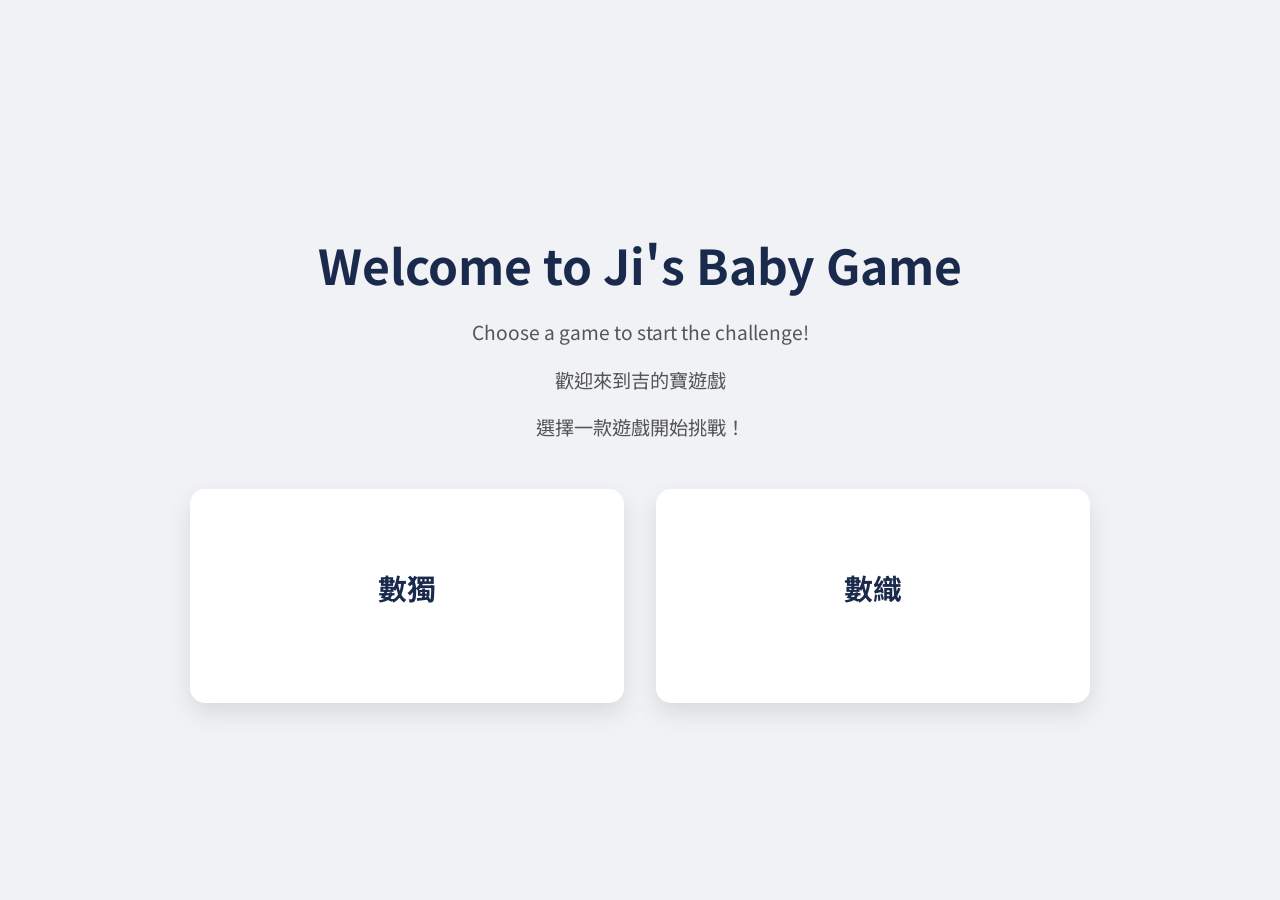
<file: index.html>
<!DOCTYPE html>
<html lang="zh-Hant">
<head>
    <meta charset="UTF-8">
    <meta name="viewport" content="width=device-width, initial-scale=1.0">
    <title>Ji’s Baby Game</title>
    <link rel="stylesheet" href="style.css">
    <link href="https://fonts.googleapis.com/css2?family=Noto+Sans+TC:wght@400;700&display=swap" rel="stylesheet">
</head>
<body>
    <div class="container">
        <header>
            <h1>Welcome to Ji's Baby Game</h1>
            <p>Choose a game to start the challenge!</p>
            <p>歡迎來到吉的寶遊戲</p>
            <p>選擇一款遊戲開始挑戰！</p>
        </header>

        <div class="game-grid">
            <a href="sudoku/index.html" class="game-card">
                <h2>數獨</h2>
            </a>
            <a href="nonogram/index.html" class="game-card">
                <h2>數織</h2>
            </a>
            <!-- You can add more game cards here -->
        </div>
    </div>
</body>
</html>
</file>
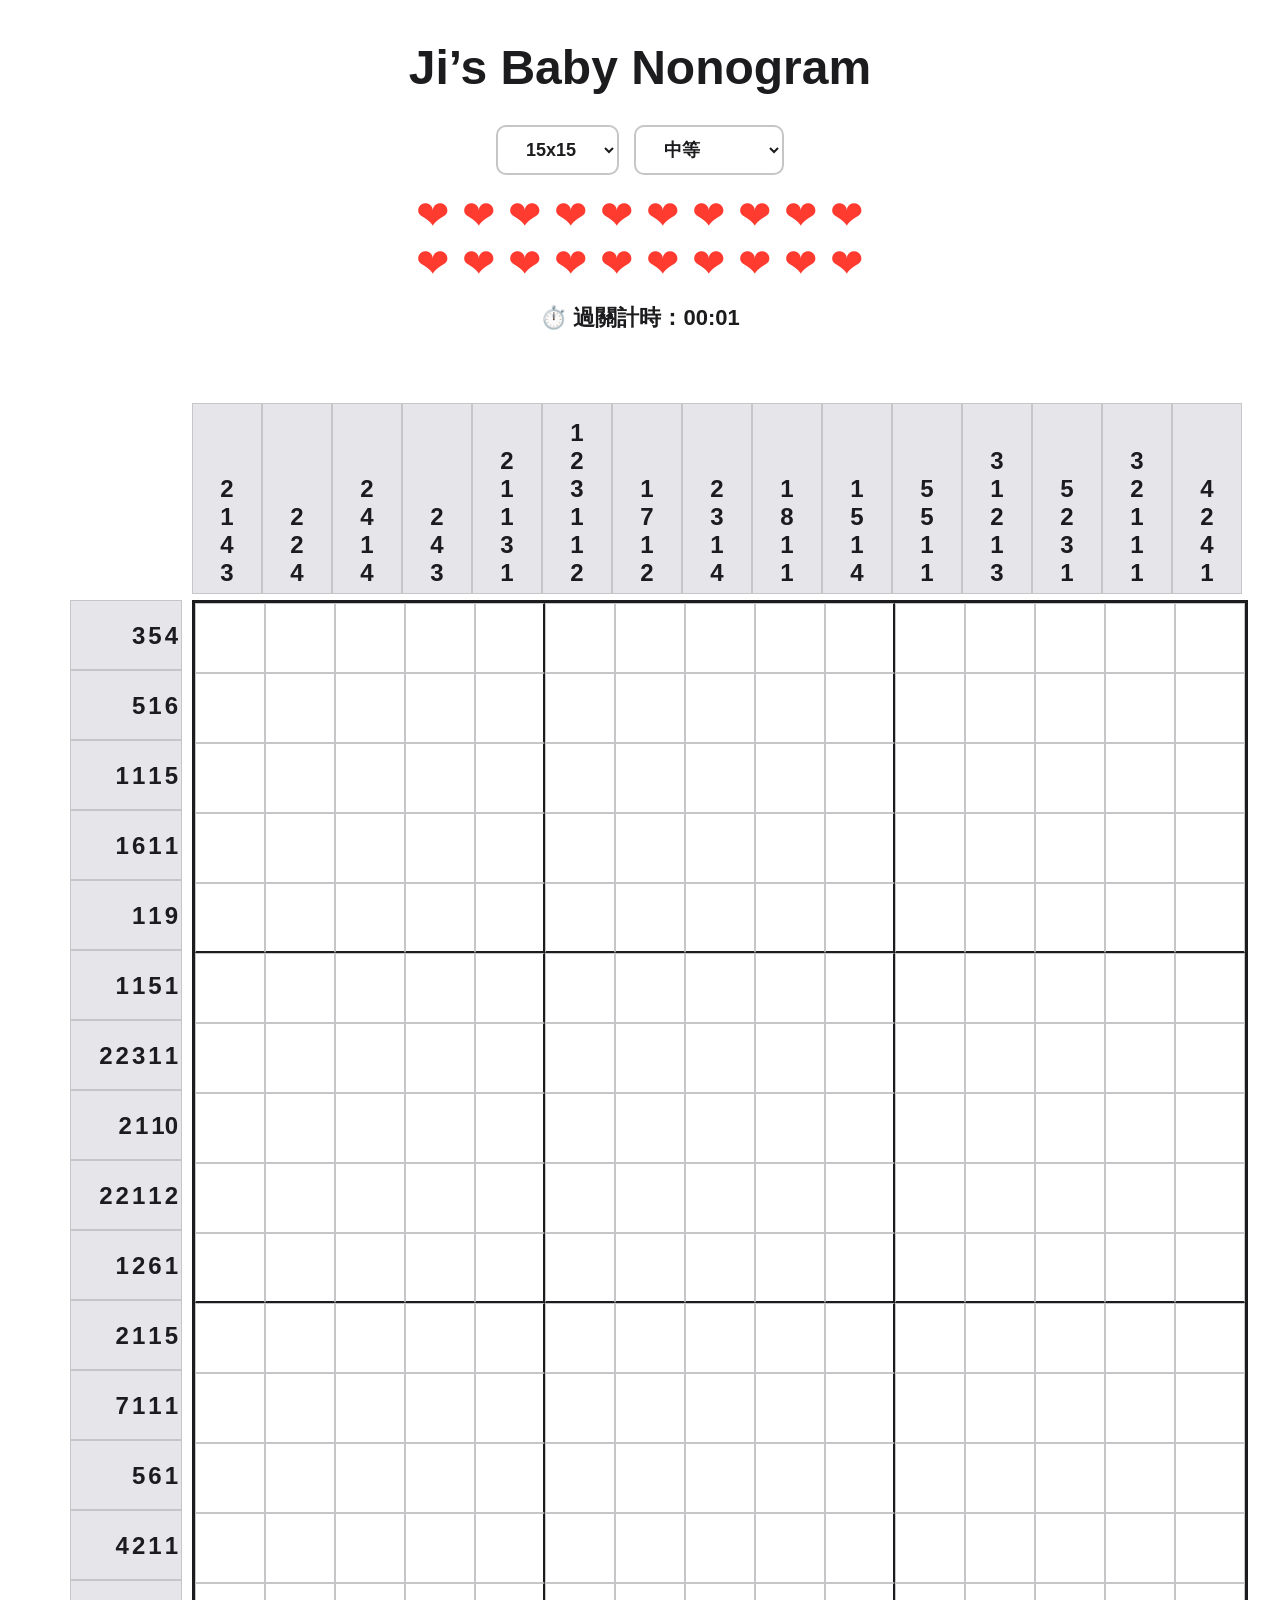
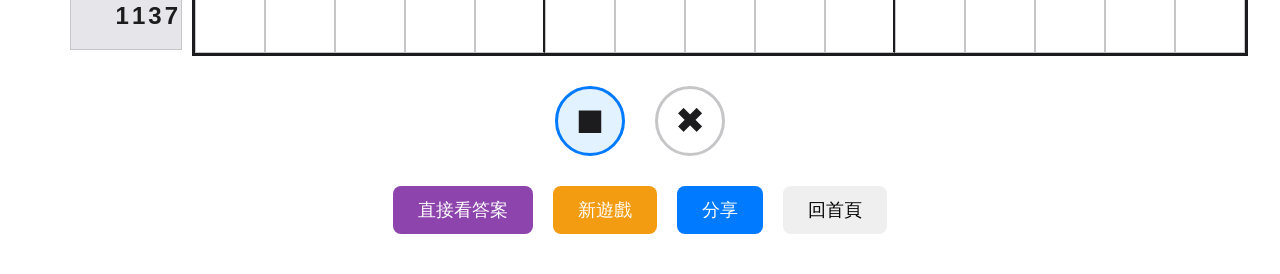
<file: nonogram/index.html>
<!DOCTYPE html>
<html lang="zh-Hant">
<head>
    <meta charset="UTF-8">
    <meta name="viewport" content="width=device-width, initial-scale=1.0">
    <title>Ji’s Baby Nonogram</title>
    <link rel="stylesheet" href="styles.css">
</head>
<body>
    <div id="app-container">
        <!-- 大標題 -->
        <h1>Ji’s Baby Nonogram</h1>

        <!-- 遊戲設定選擇 -->
        <div id="game-settings">
            <select id="grid-size-select">
                <option value="9">9x9</option>
                <option value="15" selected>15x15</option>
            </select>
            <select id="difficulty-select">
                <option value="easy">簡單</option>
                <option value="medium" selected>中等</option>
                <option value="hard">困難</option>
            </select>
        </div>

        <!-- 愛心顯示 -->
        <div id="hearts-container"></div>

        <!-- 計時器顯示（每秒更新） -->
        <div id="timer-display">⏱️ 計時：00:00</div>

        <!-- 成功訊息 -->
        <div id="success-message"></div>

        <!-- 遊戲區域 -->
        <div id="game-container">
            <!-- 上方提示 -->
            <div id="top-hints"></div>

            <!-- 左側提示 -->
            <div id="left-hints"></div>

            <!-- 遊戲畫布 -->
            <div id="game-board"></div>
        </div>

        <!-- 模式切換按鈕 -->
        <div id="mode-buttons">
            <button class="mode-btn active" id="fill-btn" title="填滿模式">⏹︎</button>
            <button class="mode-btn" id="mark-btn" title="標記模式">✖︎</button>
        </div>

        <!-- 功能按鈕 -->
        <div id="action-buttons">
            <button class="action-btn" id="show-answer-btn">直接看答案</button>
            <button class="action-btn" id="new-game-btn">新遊戲</button>
            <button class="action-btn" id="share-btn">分享</button>
            <button onclick="window.location.href='../index.html'">回首頁</button>
        </div>
    </div>

    <!-- 失敗彈窗 -->
    <div id="modal-overlay">
        <div class="modal">
            <h2 id="challenge-title">挑戰失敗，請問要繼續挑戰嗎?</h2>
            <p id="challenge-question"></p>
            <div class="modal-buttons">
                <button class="modal-btn answer-btn" id="answer-o-btn">O</button>
                <button class="modal-btn answer-btn" id="answer-x-btn">X</button>
            </div>
        </div>
    </div>

    <!-- 分享彈窗 -->
    <div id="share-modal-overlay">
        <div class="modal share-modal">
            <h2>分享目前題目</h2>
            <p>將下方網址分享給對方，即可用同一題目比賽</p>
            <div class="share-url-row">
                <input id="share-url-input" type="text" readonly>
                <button class="modal-btn" id="copy-share-url-btn">複製網址</button>
            </div>
            <div id="share-copy-status"></div>
            <div class="modal-buttons">
                <button class="modal-btn" id="close-share-modal-btn">關閉</button>
            </div>
        </div>
    </div>

    <script src="script.js"></script>
</body>
</html>
</file>
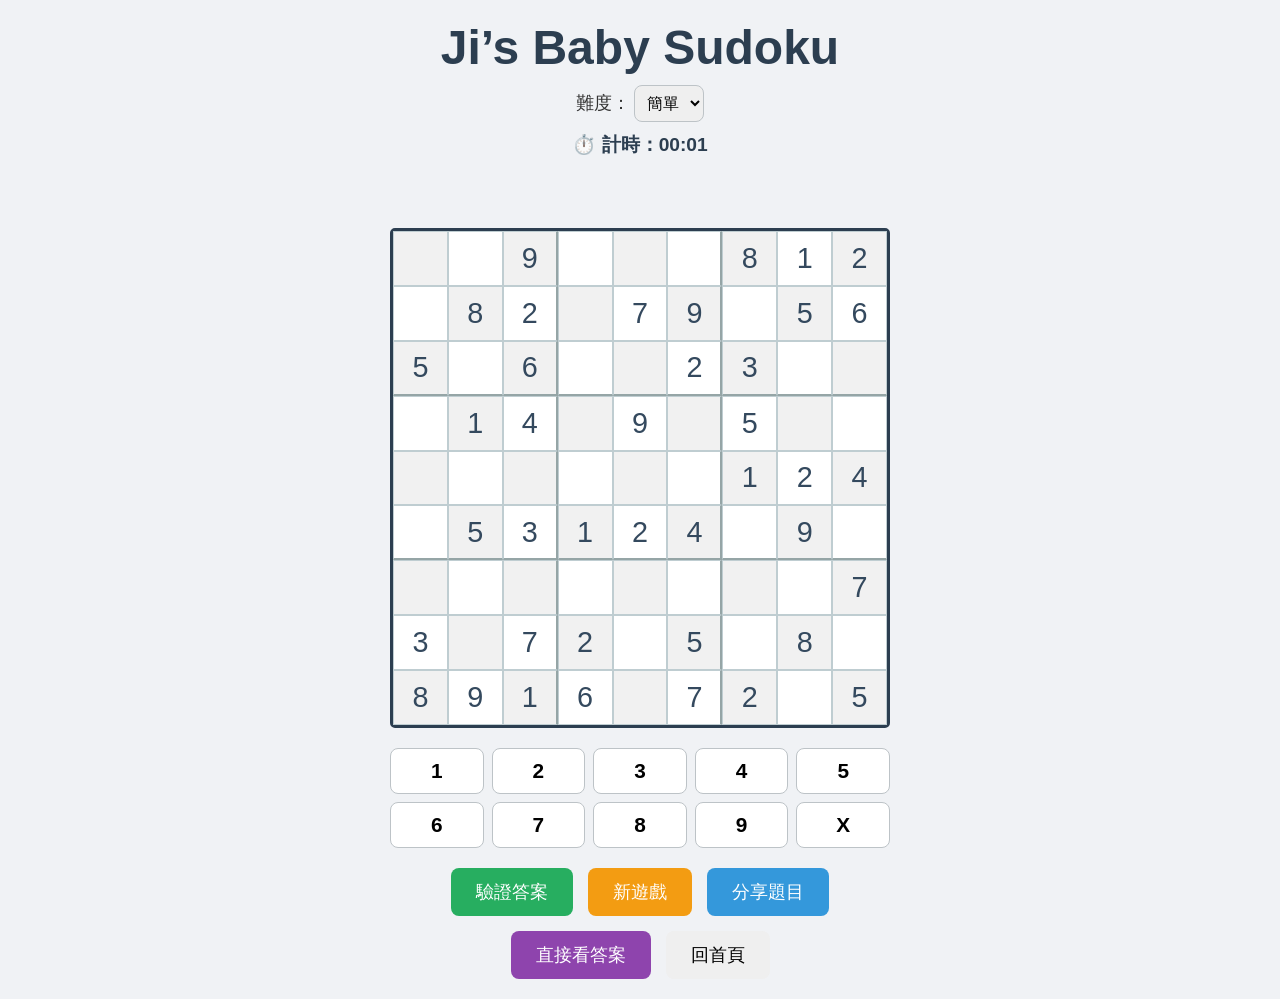
<file: sudoku/index.html>
<!DOCTYPE html>
<html lang="zh-Hant">
<head>
    <meta charset="UTF-8">
    <meta name="viewport" content="width=device-width, initial-scale=1.0">
    <title>Ji’s Baby Sudoku</title>
    <link rel="stylesheet" href="style.css">
</head>
<body>
    <div id="app-container">
        <header>
            <h1>Ji’s Baby Sudoku</h1>
            <div class="game-controls">
                <label for="difficulty">難度：</label>
                <select id="difficulty">
                    <option value="easy">簡單</option>
                    <option value="medium">中等</option>
                    <option value="hard">困難</option>
                    <option value="expert">專家</option>
                    <option value="pro">專業</option>
                    <option value="master">大師</option>
                    <option value="hell">地獄</option>
                </select>
            </div>
            <!-- 計時器（每秒更新） -->
            <div id="timer-display">⏱️ 計時：00:00</div>
        </header>

        <div id="validation-result"></div>
        
        <div id="game-board"></div>

        <div id="number-palette">
            <!-- Numbers 1-9 and an eraser will be generated by JS -->
        </div>

        <div class="action-buttons">
            <button id="check-btn">驗證答案</button>
            <button id="new-game-btn">新遊戲</button>
            <button id="share-btn">分享題目</button>
            <button id="solve-btn">直接看答案</button>
            <button onclick="window.location.href='../index.html'">回首頁</button>
        </div>
    </div>

    <!-- 分享彈窗 -->
    <div id="share-modal-overlay">
        <div class="share-modal">
            <h2>分享目前題目</h2>
            <p>複製下方網址，對方可直接開啟同一題</p>
            <div class="share-url-row">
                <input id="share-url-input" type="text" readonly>
                <button id="copy-share-url-btn">複製網址</button>
            </div>
            <div id="share-copy-status"></div>
            <div class="share-modal-actions">
                <button id="close-share-modal-btn">關閉</button>
            </div>
        </div>
    </div>

    <script src="main.js"></script>
</body>
</html>
</file>
<file: style.css>
/* General Body Styles */
body {
    font-family: 'Noto Sans TC', sans-serif;
    background-color: #f0f2f5;
    color: #333;
    margin: 0;
    display: flex;
    justify-content: center;
    align-items: center;
    min-height: 100vh;
    text-align: center;
}

/* Main Container */
.container {
    max-width: 900px;
    width: 90%;
    padding: 2rem;
}

/* Header Styles */
header {
    margin-bottom: 3rem;
}

header h1 {
    font-size: 3rem;
    font-weight: 700;
    color: #1a2a4c;
    margin-bottom: 0.5rem;
}

header p {
    font-size: 1.2rem;
    color: #555;
}

/* Game Grid Layout */
.game-grid {
    display: grid;
    grid-template-columns: repeat(auto-fit, minmax(280px, 1fr));
    gap: 2rem;
}

/* Game Card Styles */
.game-card {
    background-color: #ffffff;
    border-radius: 15px;
    padding: 2rem;
    text-decoration: none;
    color: inherit;
    box-shadow: 0 10px 25px rgba(0, 0, 0, 0.1);
    transition: transform 0.3s ease, box-shadow 0.3s ease;
    display: flex;
    flex-direction: column;
    justify-content: center;
    min-height: 150px;
}

.game-card:hover {
    transform: translateY(-10px);
    box-shadow: 0 20px 40px rgba(0, 0, 0, 0.15);
}

.game-card h2 {
    font-size: 1.8rem;
    color: #1a2a4c;
    margin-top: 0;
    margin-bottom: 1rem;
}

.game-card p {
    font-size: 1rem;
    line-height: 1.6;
    color: #666;
    margin-bottom: 0;
}
</file>
<file: nonogram/styles.css>
/* ==================== 全域設定 ==================== */
*, *::before, *::after {
    box-sizing: border-box;
    margin: 0;
    padding: 0;
}

body {
    font-family: -apple-system, BlinkMacSystemFont, "PingFang TC", "Microsoft JhengHei", sans-serif;
    background: #fff;
    color: #000;
    display: flex;
    justify-content: center;
    align-items: flex-start;
    min-height: 100vh;
    padding: 10px;
    overflow-x: hidden;
}

/* ==================== 主容器 ==================== */
#app-container {
    display: flex;
    flex-direction: column;
    align-items: center;
    gap: 20px;
    width: 100%;
    max-width: 1200px;
    padding: 30px;
    border-radius: 15px;
}

@media (max-width: 1023px) {
    #app-container {
        max-width: 90%;
    }
}

/* ==================== 標題 ==================== */
h1 {
    font-size: 48px;
    color: #1C1C1E;
    font-weight: 700;
    margin-bottom: 10px;
}

/* ====================遊戲設定區域 ==================== */
#game-settings {
    display: flex;
    gap: 15px;
    justify-content: center;
    align-items: center;
}

/* ==================== 格子大小選擇 ==================== */
#grid-size-select {
    padding: 12px 24px;
    font-size: 18px;
    border: 2px solid #C6C6C8;
    border-radius: 10px;
    background: #fff;
    cursor: pointer;
    font-weight: 600;
    color: #1C1C1E;
    min-width: 120px;
}

#grid-size-select:focus {
    outline: none;
    border-color: #007AFF;
}

/* ==================== 難度選擇 ==================== */
#difficulty-select {
    padding: 12px 24px;
    font-size: 18px;
    border: 2px solid #C6C6C8;
    border-radius: 10px;
    background: #fff;
    cursor: pointer;
    font-weight: 600;
    color: #1C1C1E;
    min-width: 150px;
}

#difficulty-select:focus {
    outline: none;
    border-color: #007AFF;
}

/* ==================== 愛心顯示 ==================== */
#hearts-container {
    /* 固定每行 10 顆愛心，20 顆時顯示為 2 行 */
    display: grid;
    grid-template-columns: repeat(10, auto);
    column-gap: 12px;
    row-gap: 8px;
    justify-content: center;
}

.heart {
    font-size: 40px;
    line-height: 1;
}

.heart.filled {
    color: #FF3B30;
}

.heart.empty {
    color: #D1D1D6;
}

/* ==================== 計時器 ==================== */
#timer-display {
    font-size: 22px;
    font-weight: 700;
    color: #1C1C1E;
    min-height: 28px;
    text-align: center;
}

/* ==================== 成功訊息 ==================== */
#success-message {
    font-size: 24px;
    font-weight: 700;
    color: #34C759;
    min-height: 30px;
    text-align: center;
}

/* ==================== 遊戲畫布容器 ==================== */
#game-container {
    display: grid;
    grid-template-columns: auto 1fr;
    grid-template-rows: auto 1fr;
    column-gap: 10px;
    row-gap: 6px;
    align-items: flex-start;
    justify-items: start;
    width: 100%;
    padding-right: 10px;
    user-select: none;
    -webkit-user-select: none;
    -moz-user-select: none;
    -ms-user-select: none;
}

/* ==================== 上方提示數字區域 ==================== */
#top-hints {
    display: grid;
    gap: 0;
    margin-bottom: 0;
    grid-column: 2;
    grid-row: 1;
    justify-self: start;
}

.top-hint-col {
    background-color: #E5E5EA;
    padding: 4px 2px;
    display: flex;
    flex-direction: column;
    justify-content: flex-end;
    align-items: center;
    border: 1px solid #C6C6C8;
    /* height 和 width 由 JavaScript 動態設定 */
}

.top-hint-col .hint-number {
    font-size: 18px;
    font-weight: 700;
    color: #1C1C1E;
    line-height: 1;
}

/* ==================== 左側提示數字區域 ==================== */
#left-hints {
    display: flex;
    flex-direction: column;
    gap: 0;
    margin-top: 0;
    grid-column: 1;
    grid-row: 2;
}

.left-hint-row {
    background-color: #E5E5EA;
    padding: 2px 2px;
    display: flex;
    justify-content: flex-end;
    align-items: center;
    border: 1px solid #C6C6C8;
    /* width 和 height 由 JavaScript 動態設定 */
}

.left-hint-row .hint-number {
    font-size: 18px;
    font-weight: 700;
    color: #1C1C1E;
    margin-left: 3px;
    margin-top: 2px;
}

/* ==================== 遊戲畫布 ==================== */
#game-board {
    display: grid;
    gap: 0;
    border: 3px solid #1C1C1E;
    grid-column: 2;
    grid-row: 2;
    /* grid-template-columns 和 grid-template-rows 由 JavaScript 動態設定 */
}

.cell {
    border: 1px solid #C6C6C8;
    display: flex;
    justify-content: center;
    align-items: center;
    cursor: pointer;
    background-color: #FFFFFF;
    font-weight: 700;
    transition: background-color 0.1s;
    touch-action: none;
    /* width, height 和 font-size 由 JavaScript 動態設定 */
}

.cell:hover {
    background-color: #F2F2F7;
}

.cell.filled {
    background-color: #1C1C1E;
}

.cell.marked {
    color: #8E8E93;
    background-color: #FFFFFF;
}

/* 每3格加粗邊框 */
.cell.border-right {
    border-right: 2px solid #1C1C1E;
}

.cell.border-bottom {
    border-bottom: 2px solid #1C1C1E;
}

/* ==================== 模式切換按鈕 ==================== */
#mode-buttons {
    display: flex;
    gap: 30px;
    justify-content: center;
    margin-top: 10px;
}

.mode-btn {
    width: 70px;
    height: 70px;
    border-radius: 50%;
    border: 3px solid #C6C6C8;
    background: #fff;
    display: flex;
    justify-content: center;
    align-items: center;
    cursor: pointer;
    font-size: 36px;
    transition: all 0.2s;
    color: #1C1C1E;
}

.mode-btn:hover {
    transform: scale(1.05);
}

.mode-btn.active {
    border-color: #007AFF;
    background-color: #E3F2FF;
}

/* ==================== 功能按鈕 ==================== */
#action-buttons {
    display: flex;
    gap: 20px;
    justify-content: center;
    margin-top: 10px;
}

#action-buttons button {
    padding: 12px 25px;
    font-size: 1.1rem;
    font-weight: 500;
    border-radius: 8px;
    border: none;
    cursor: pointer;
    transition: background-color 0.2s;
}


.action-btn {
    padding: 14px 32px;
    font-size: 18px;
    font-weight: 600;
    border: none;
    border-radius: 10px;
    cursor: pointer;
    transition: all 0.2s;
}

#show-answer-btn {
    background-color: #8E44AD;
    color: white;
}

#show-answer-btn:hover {
    background-color: #9B59B6;
}

#new-game-btn {
    background-color: #F39C12;
    color: white;
}

#new-game-btn:hover {
    background-color: #E67E22;
}

#share-btn {
    background-color: #007AFF;
    color: white;
}

#share-btn:hover {
    background-color: #0051D5;
}

/* ==================== 彈窗 ==================== */
#modal-overlay {
    display: none;
    position: fixed;
    top: 0;
    left: 0;
    width: 100%;
    height: 100%;
    background-color: rgba(0, 0, 0, 0.6);
    z-index: 1000;
    justify-content: center;
    align-items: center;
}

#modal-overlay.show {
    display: flex;
}

/* 分享彈窗遮罩 */
#share-modal-overlay {
    display: none;
    position: fixed;
    top: 0;
    left: 0;
    width: 100%;
    height: 100%;
    background-color: rgba(0, 0, 0, 0.6);
    z-index: 1001;
    justify-content: center;
    align-items: center;
}

#share-modal-overlay.show {
    display: flex;
}

.modal {
    background: white;
    border-radius: 16px;
    padding: 30px;
    width: 90%;
    max-width: 400px;
    text-align: center;
    box-shadow: 0 8px 24px rgba(0,0,0,0.3);
}

.modal h2 {
    font-size: 22px;
    margin-bottom: 10px;
    color: #1C1C1E;
    line-height: 1.4;
}

.modal p {
    font-size: 20px;
    font-weight: 600;
    margin-bottom: 20px;
    color: #1C1C1E;
    line-height: 1.5;
}

.modal-buttons {
    display: flex;
    gap: 12px;
}

.modal-btn {
    flex: 1;
    padding: 14px;
    border: none;
    border-radius: 10px;
    font-size: 18px;
    font-weight: 600;
    cursor: pointer;
}

.answer-btn {
    background-color: #007AFF;
    color: white;
    font-size: 24px;
    font-weight: 700;
    padding: 20px;
}

.answer-btn:hover {
    background-color: #0051D5;
    transform: scale(1.05);
}

/* ==================== 分享彈窗 ==================== */
.share-modal {
    max-width: 640px;
}

.share-url-row {
    display: flex;
    gap: 10px;
    align-items: center;
    margin-bottom: 10px;
}

#share-url-input {
    flex: 1;
    border: 2px solid #C6C6C8;
    border-radius: 10px;
    padding: 12px;
    font-size: 14px;
    color: #1C1C1E;
    background: #F7F7FA;
}

#copy-share-url-btn {
    background-color: #007AFF;
    color: white;
    white-space: nowrap;
}

#copy-share-url-btn:hover {
    background-color: #0051D5;
}

#close-share-modal-btn {
    background-color: #8E8E93;
    color: white;
}

#close-share-modal-btn:hover {
    background-color: #6F6F74;
}

#share-copy-status {
    min-height: 24px;
    font-size: 15px;
    font-weight: 600;
    margin-bottom: 8px;
}

/* ==================== 響應式設計 ==================== */
@media (max-width: 768px) {
    body {
        padding: 0;
    }

    #app-container {
        max-width: 100%;
        padding: 15px 15px 15px 0;
        gap: 15px;
    }

    h1 {
        font-size: 28px;
        margin-bottom: 5px;
    }

    #game-settings {
        flex-direction: column;
        gap: 10px;
        width: 100%;
    }

    #grid-size-select,
    #difficulty-select {
        width: 100%;
        max-width: 200px;
        padding: 10px 16px;
        font-size: 16px;
    }

    .heart {
        font-size: 32px;
    }

    #hearts-container {
        column-gap: 8px;
        row-gap: 6px;
    }

    #timer-display {
        font-size: 18px;
    }

    #success-message {
        font-size: 18px;
    }

    #game-container {
        transform-origin: top center;
        max-width: 100%;
    }

    .mode-btn {
        width: 55px;
        height: 55px;
        font-size: 28px;
    }

    #mode-buttons {
        gap: 20px;
    }

    .action-btn {
        padding: 12px 20px;
        font-size: 16px;
    }

    #action-buttons {
        flex-wrap: wrap;
        gap: 10px;
    }

    .modal {
        width: 95%;
        padding: 20px;
    }

    .share-url-row {
        flex-direction: column;
        align-items: stretch;
    }

    #share-url-input {
        width: 100%;
    }

    .modal h2 {
        font-size: 18px;
    }

    .answer-btn {
        font-size: 20px;
        padding: 16px;
    }
}
</file>
<file: sudoku/style.css>
*, *::before, *::after {
    box-sizing: border-box;
    margin: 0;
    padding: 0;
}

body {
    font-family: -apple-system, BlinkMacSystemFont, "Segoe UI", Roboto, Oxygen, Ubuntu, Cantarell, "Open Sans", "Helvetica Neue", sans-serif;
    background-color: #f0f2f5;
    color: #333;
    display: flex;
    justify-content: center;
    align-items: flex-start;
    min-height: 100vh;
    padding: 20px;
}

#app-container {
    display: flex;
    flex-direction: column;
    align-items: center;
    gap: 20px;
    width: 100%;
    max-width: 500px;
}

header {
    text-align: center;
    width: 100%;
}

h1 {
    font-size: clamp(2.2rem, 8vw, 3rem);
    color: #2c3e50;
}

.game-controls { margin-top: 10px; font-size: 1.1rem; }
#difficulty { padding: 8px; border-radius: 8px; border: 1px solid #bdc3c7; font-size: 1rem; }

/* 計時器顯示 */
#timer-display {
    margin-top: 10px;
    font-size: 1.2rem;
    font-weight: 700;
    color: #2c3e50;
}

#validation-result {
    font-size: 1.2rem;
    font-weight: bold;
    min-height: 30px;
    text-align: center;
}

.validation-success { color: #27ae60; }
.validation-error { color: #c0392b; }

#game-board {
    display: grid;
    grid-template-columns: repeat(9, 1fr);
    grid-template-rows: repeat(9, 1fr);
    border: 3px solid #2c3e50;
    background-color: #fff;
    width: 100%;
    aspect-ratio: 1 / 1;
    border-radius: 5px;
}

.cell {
    display: flex;
    justify-content: center;
    align-items: center;
    font-size: clamp(1.2rem, 5vw, 1.8rem);
    border: 1px solid #bfcdd1;
    cursor: pointer;
    transition: background-color 0.1s ease;
}

.checkerboard-dark {
    background-color: #f1f1f1;
}

.cell.highlight-row-col { background-color: #fffbe8; }
.cell.selected { background-color: #fff7d1 !important; }

.cell.border-right { border-right: 2px solid #95a5a6; }
.cell.border-bottom { border-bottom: 2px solid #95a5a6; }

.given-digit { color: #34495e; }
.user-digit { font-weight: bold; color: #000; }

.highlight-number { color: #2389ef !important;font-weight: bold;font-size: 1.8rem; background-color: rgb(162, 221, 127) !important; }
.conflict { color: #e74c3c !important; }

#number-palette {
    display: grid;
    grid-template-columns: repeat(5, 1fr);
    gap: 8px;
    width: 100%;
}

#number-palette button {
    padding: 10px 5px;
    font-size: 1.3rem;
    font-weight: bold;
    border-radius: 8px;
    border: 1px solid #bdc3c7;
    background-color: #fff;
    cursor: pointer;
    transition: background-color 0.2s, color 0.2s, transform 0.1s;
}

#number-palette button:hover { transform: translateY(-2px); }
#number-palette button.selected { background-color: #3498db; color: #fff; border-color: #3498db; }
#number-palette button.completed { background-color: #ecf0f1; color: #95a5a6; cursor: not-allowed; }

.action-buttons {
    display: flex;
    flex-wrap: wrap;
    justify-content: center;
    gap: 15px;
}

.action-buttons button {
    padding: 12px 25px;
    font-size: 1.1rem;
    font-weight: 500;
    border-radius: 8px;
    border: none;
    cursor: pointer;
    transition: background-color 0.2s;
}

#check-btn { background-color: #27ae60; color: white; }
#new-game-btn { background-color: #f39c12; color: white; }
#share-btn { background-color: #3498db; color: white; }
#solve-btn { background-color: #8e44ad; color: white; }

#check-btn:hover { background-color: #2ecc71; }
#new-game-btn:hover { background-color: #e67e22; }
#share-btn:hover { background-color: #2980b9; }
#solve-btn:hover { background-color: #9b59b6; }

/* 驗證按鈕 disabled（直接看答案後禁用） */
#check-btn:disabled {
    background-color: #95a5a6;
    cursor: not-allowed;
    opacity: 0.8;
}

/* 分享彈窗 */
#share-modal-overlay {
    display: none;
    position: fixed;
    top: 0;
    left: 0;
    width: 100%;
    height: 100%;
    background-color: rgba(0, 0, 0, 0.5);
    z-index: 1000;
    justify-content: center;
    align-items: center;
    padding: 16px;
}

#share-modal-overlay.show {
    display: flex;
}

.share-modal {
    width: 100%;
    max-width: 620px;
    background: #fff;
    border-radius: 12px;
    padding: 20px;
    box-shadow: 0 10px 30px rgba(0, 0, 0, 0.2);
}

.share-modal h2 {
    font-size: 1.5rem;
    color: #2c3e50;
    margin-bottom: 8px;
}

.share-modal p {
    color: #34495e;
    margin-bottom: 12px;
}

.share-url-row {
    display: flex;
    gap: 8px;
    margin-bottom: 10px;
}

#share-url-input {
    flex: 1;
    padding: 10px;
    border: 1px solid #bdc3c7;
    border-radius: 8px;
    font-size: 0.95rem;
    background: #f8f9fb;
}

#copy-share-url-btn,
#close-share-modal-btn {
    padding: 10px 14px;
    border: none;
    border-radius: 8px;
    font-size: 0.95rem;
    cursor: pointer;
}

#copy-share-url-btn {
    background-color: #3498db;
    color: #fff;
}

#copy-share-url-btn:hover {
    background-color: #2980b9;
}

#close-share-modal-btn {
    background-color: #7f8c8d;
    color: #fff;
}

#close-share-modal-btn:hover {
    background-color: #6c7a7b;
}

#share-copy-status {
    min-height: 22px;
    font-size: 0.95rem;
    font-weight: 600;
    margin-bottom: 8px;
}

.share-modal-actions {
    display: flex;
    justify-content: flex-end;
}

@media (max-width: 480px) {
    body { padding: 10px; }
    #app-container { gap: 15px; }

    .share-url-row {
        flex-direction: column;
    }
}
</file>
